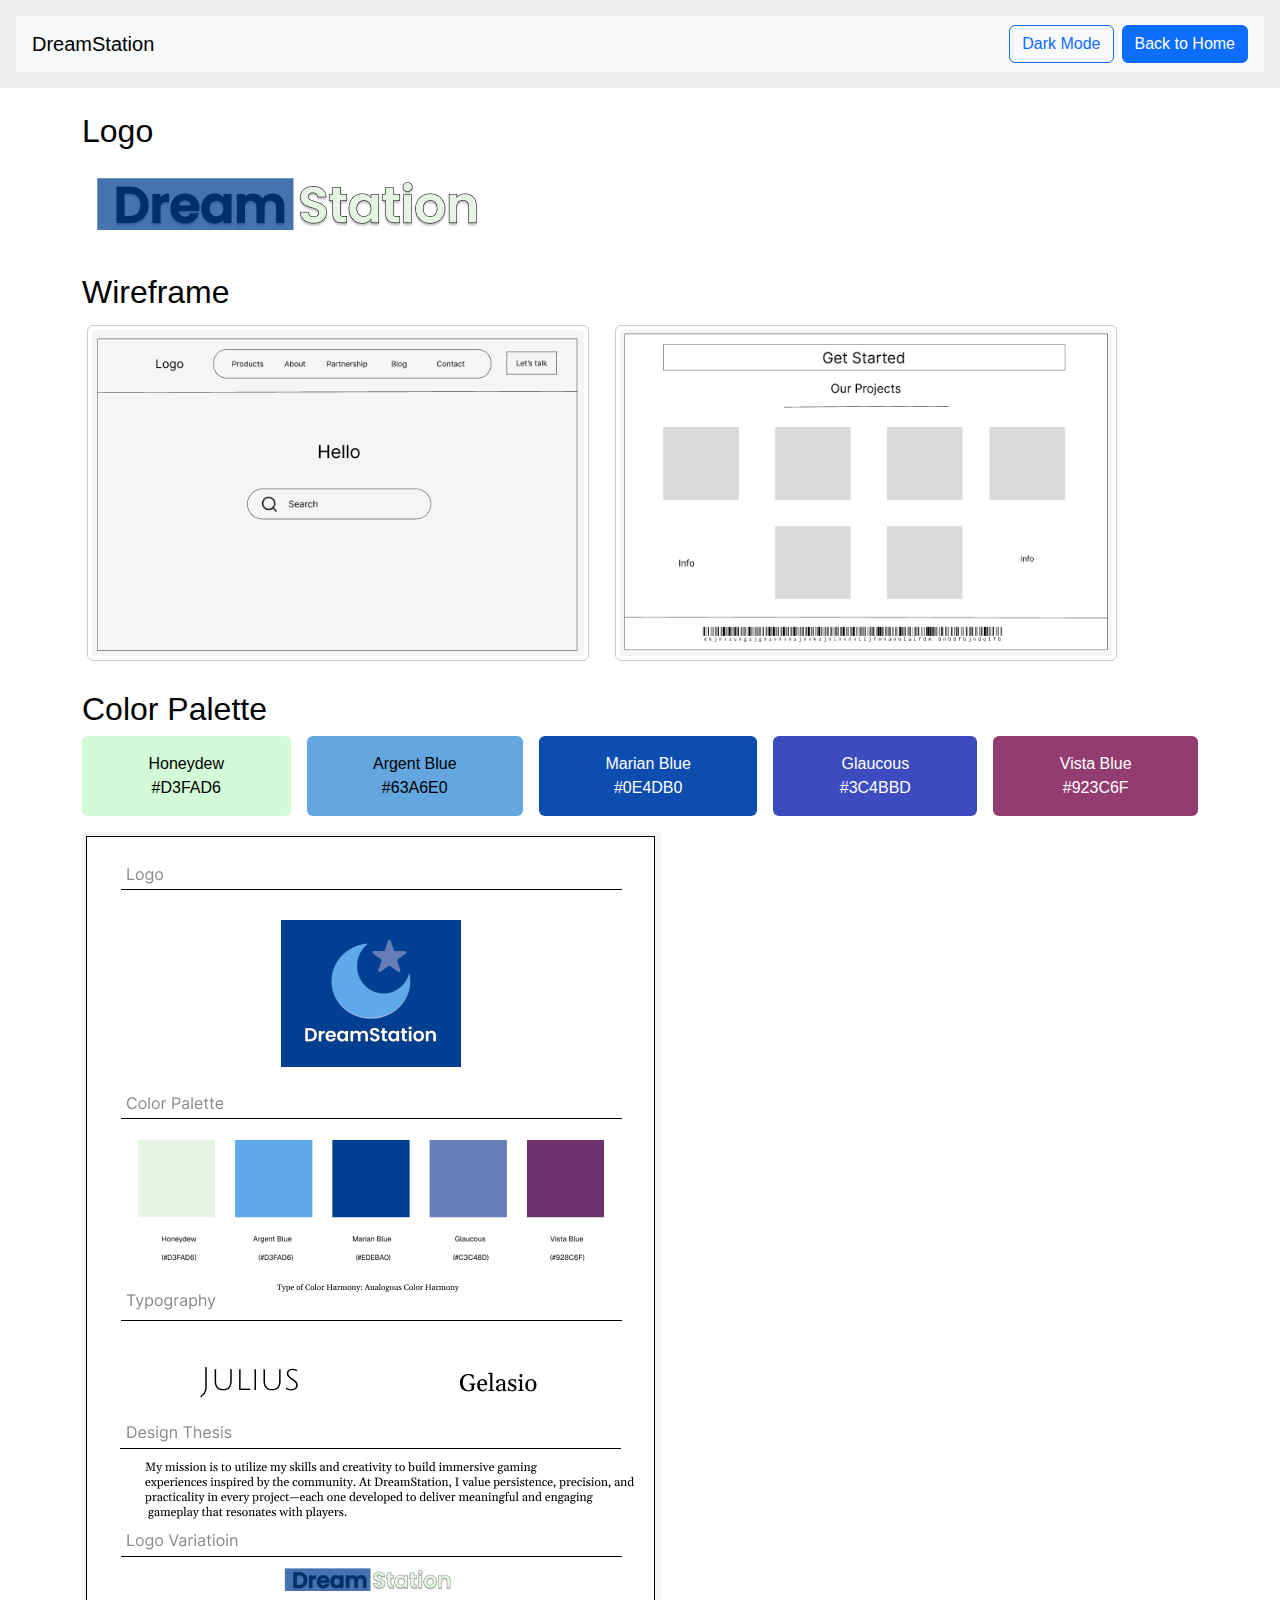
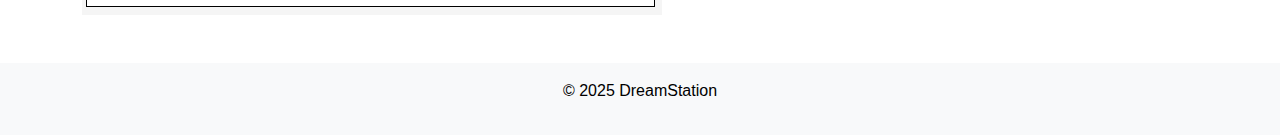
<file: small-business.html>
<!DOCTYPE html>
<html lang="en">
<head>
  <meta charset="UTF-8" />
  <meta name="viewport" content="width=device-width, initial-scale=1" />
  <title>DreamStation - Small Business</title>

  <link href="https://cdn.jsdelivr.net/npm/bootstrap@5.3.0/dist/css/bootstrap.min.css" rel="stylesheet" />

  <link rel="stylesheet" href="style.css" />
</head>
<body>
  <header>
    <nav class="navbar navbar-expand-lg navbar-light bg-light px-3">
      <a class="navbar-brand" href="#">DreamStation</a>
      <div class="ms-auto d-flex gap-2">
        <button id="theme-btn" class="btn btn-outline-primary">Dark Mode</button>
        <a href="index.html" class="btn btn-primary">Back to Home</a>
      </div>
    </nav>
  </header>

  <main class="container py-4">
    <section class="logo-section mb-4">
      <h2>Logo</h2>
      <img src="assets/dream-station.png" alt="DreamStation Logo" class="img-fluid" />
    </section>

    <section class="wireframe mb-4">
      <h2>Wireframe</h2>
      <div class="d-flex flex-wrap gap-3">
        <img
          src="assets/wireframe-1.png"
          alt="DreamStation Wireframe Page 1"
          class="img-thumbnail flex-fill"
          style="max-width: 45%;"
        />
        <img
          src="assets/wireframe-2.png"
          alt="DreamStation Wireframe Page 2"
          class="img-thumbnail flex-fill"
          style="max-width: 45%;"
        />
      </div>
    </section>

    <section class="color-palette mb-4">
      <h2>Color Palette</h2>
      <div class="d-flex gap-3 mb-3">
        <div class="p-3 rounded text-center flex-fill" style="background: #D3FAD6">
          Honeydew<br />#D3FAD6
        </div>
        <div class="p-3 rounded text-center flex-fill" style="background: #63A6E0">
          Argent Blue<br />#63A6E0
        </div>
        <div
          class="p-3 rounded text-center flex-fill text-white"
          style="background: #0E4DB0"
        >
          Marian Blue<br />#0E4DB0
        </div>
        <div
          class="p-3 rounded text-center flex-fill text-white"
          style="background: #3C4BBD"
        >
          Glaucous<br />#3C4BBD
        </div>
        <div
          class="p-3 rounded text-center flex-fill text-white"
          style="background: #923C6F"
        >
          Vista Blue<br />#923C6F
        </div>
      </div>
      <img src="assets/color-palette.png" alt="DreamStation Color Palette" class="img-fluid" />
    </section>
  </main>

  <footer class="bg-light text-center py-3">
    <p>&copy; 2025 DreamStation</p>
  </footer>

  <script src="https://cdn.jsdelivr.net/npm/bootstrap@5.3.0/dist/js/bootstrap.bundle.min.js"></script>

  <script src="script.js"></script>
</body>
</html>
</file>
<file: style.css>
body {
  font-family: Arial, sans-serif;
  margin: 0;
  background: var(--bg-color, white);
  color: var(--text-color, black);
}

header {
  background: var(--header-bg, #eee);
  padding: 1rem;
}

nav {
  display: flex;
  justify-content: space-between;
  align-items: center;
}

nav h1 {
  margin: 0;
}

.nav-buttons button {
  margin-left: 10px;
  padding: 0.5rem 1rem;
  border: none;
  background: #0077cc;
  color: white;
  cursor: pointer;
}

main {
  padding: 2rem;
}

section {
  margin-bottom: 2rem;
}

.skills-icons img {
  width: 50px;
  margin: 0 10px;
}

.palette {
  display: flex;
  gap: 10px;
}

.palette div {
  padding: 10px;
  border-radius: 4px;
  text-align: center;
  width: 120px;
}

footer {
  text-align: center;
  padding: 1rem;
  background: var(--header-bg, #eee);
}body {
  font-family: Arial, sans-serif;
  margin: 0;
  background: var(--bg-color, white);
  color: var(--text-color, black);
}

header {
  background: var(--header-bg, #eee);
  padding: 1rem;
}

nav {
  display: flex;
  justify-content: space-between;
  align-items: center;
}

nav h1 {
  margin: 0;
}

.nav-buttons button {
  margin-left: 10px;
  padding: 0.5rem 1rem;
  border: none;
  background: #0077cc;
  color: white;
  cursor: pointer;
}

main {
  padding: 2rem;
}

section {
  margin-bottom: 2rem;
}

.skills-list {
  display: flex;
  gap: 20px; 
  font-size: 1.2em;
  font-weight: bold;
}

.skills-list span {
  background-color: #f0f0f0; 
  padding: 8px 14px;
  border-radius: 8px;
}


.palette {
  display: flex;
  gap: 10px;
}

.palette div {
  padding: 10px;
  border-radius: 4px;
  text-align: center;
  width: 120px;
}

footer {
  text-align: center;
  padding: 1rem;
  background: var(--header-bg, #eee);
}


.hero {
  text-align: center;
  padding: 4rem 1rem;
}

.hello-text {
  font-size: 3rem;
  margin-bottom: 1.5rem;
}

  .search-bar {
    display: inline-flex;
    align-items: center;
    border: 1px solid var(--search-border, #ccc);
    border-radius: 30px;
    overflow: hidden;
    background: var(--search-bg, white);
  }

  .search-bar input {
    border: none;
    padding: 0.5rem 1rem;
    outline: none;
    background: var(--search-bg, white);
    color: var(--text-color, black);
  }

  .search-bar button {
    border: none;
    background: var(--search-bg, white);
    font-size: 1.2rem;
    padding: 0.5rem 1rem;
    cursor: pointer;
    color: var(--text-color, black);
  }
}
.wireframe-btn {
  background-color: #63A6E0; 
  color: white;
  padding: 0.5rem 1.2rem;
  border: none;
  border-radius: 25px;
  font-size: 1rem;
  font-family: 'Arial', sans-serif; 
  cursor: pointer;
  transition: background-color 0.3s ease;
}

.wireframe-btn:hover {
  background-color: #0E4DB0; 
}
.wireframe img {
  width: 45%;      
  margin: 5px;     
  border: 1px solid #ccc; 
}
</file>
